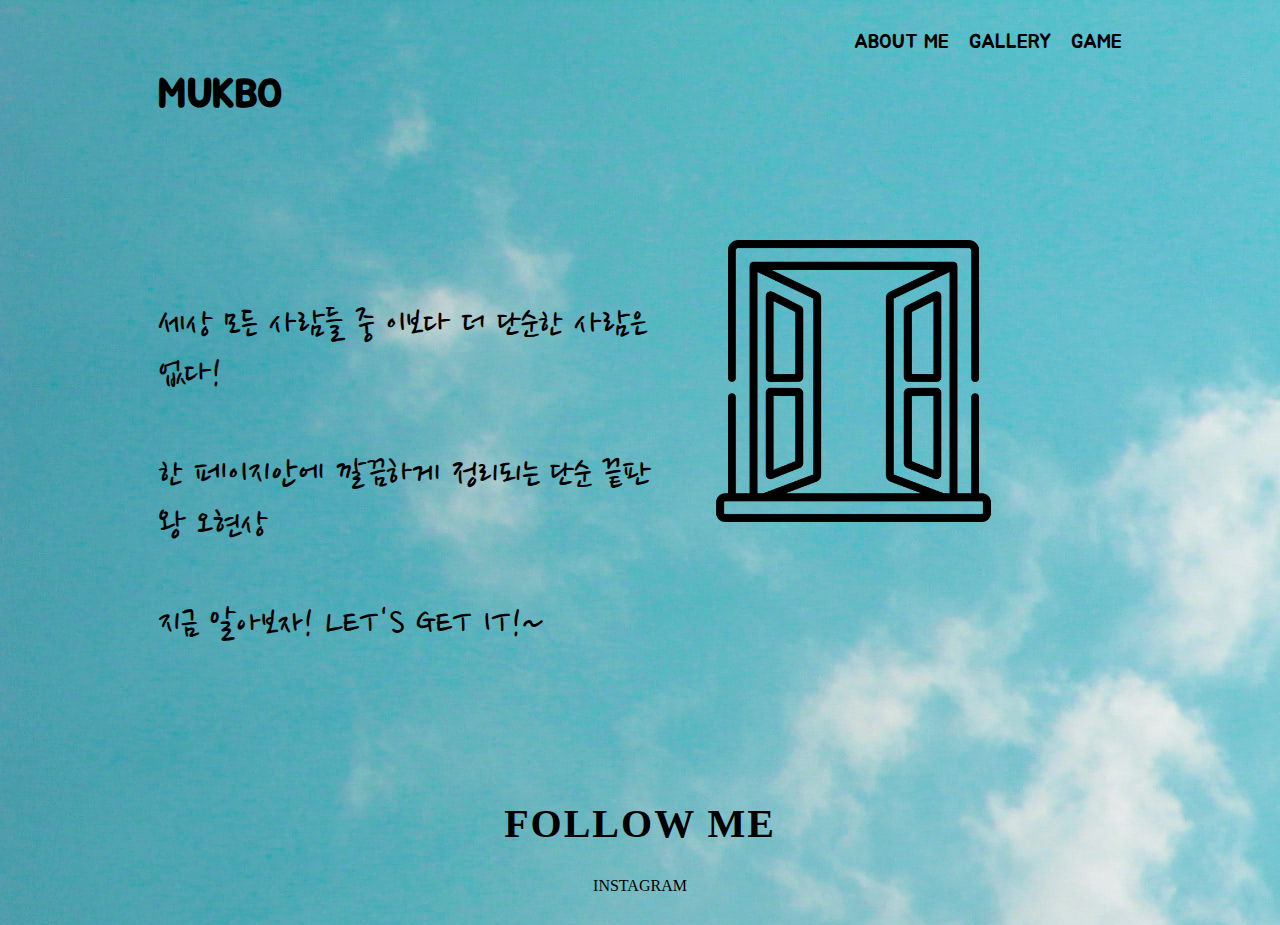
<file: index.html>
<!DOCTYPE html>
<html>
  <head>
    <meta charset="utf-8">
    <title>MUKBO</title>
    <link rel="stylesheet" href="style.css">
    <link href="https://fonts.googleapis.com/css2?family=Jua&display=swap" rel="stylesheet">
    <link href="https://fonts.googleapis.com/css2?family=Jua&family=Nanum+Pen+Script&display=swap" rel="stylesheet">
    <link href="https://fonts.googleapis.com/css2?family=Jua&family=Nanum+Pen+Script&family=Noto+Sans+KR:wght@100&display=swap" rel="stylesheet">
  </head>

  <body>
    <div class=Window>

      <nav class="Guide">
        <a href="index.html"><h3 class="name">MUKBO</h3></a>
        <ul class="menu">
          <li><a href="Aboutme.html" class="Aboutme">ABOUT ME</a></li>
          <li><a href="Gallery.html" class="Pictures">GALLERY</a></li>
          <li><a href="Game.html" class="Games">GAME</a></li>
        </ul>
      </nav>

        <div class="Yard">
          <a class="sentence">세상 모든 사람들 중 이보다 더 단순한 사람은 없다!<br><br>

                              한 페이지안에 깔끔하게 정리되는 단순 끝판왕 오현상<br><br>

                              지금 알아보자! LET'S GET IT!~<br><br>
          </a>
          <a href="Aboutme.html"><img class="enter" src="windows.png"></a>
        </div>


      <footer class="footer">
        <h3 class="contact">FOLLOW ME</h3>
          <div class="link">
            <a class="inst" href="https://www.instagram.com/ohspaghettioh/" target="_blank">INSTAGRAM</a>
          </div>
      </footer>

    </div>

  </body>
</html>
</file>
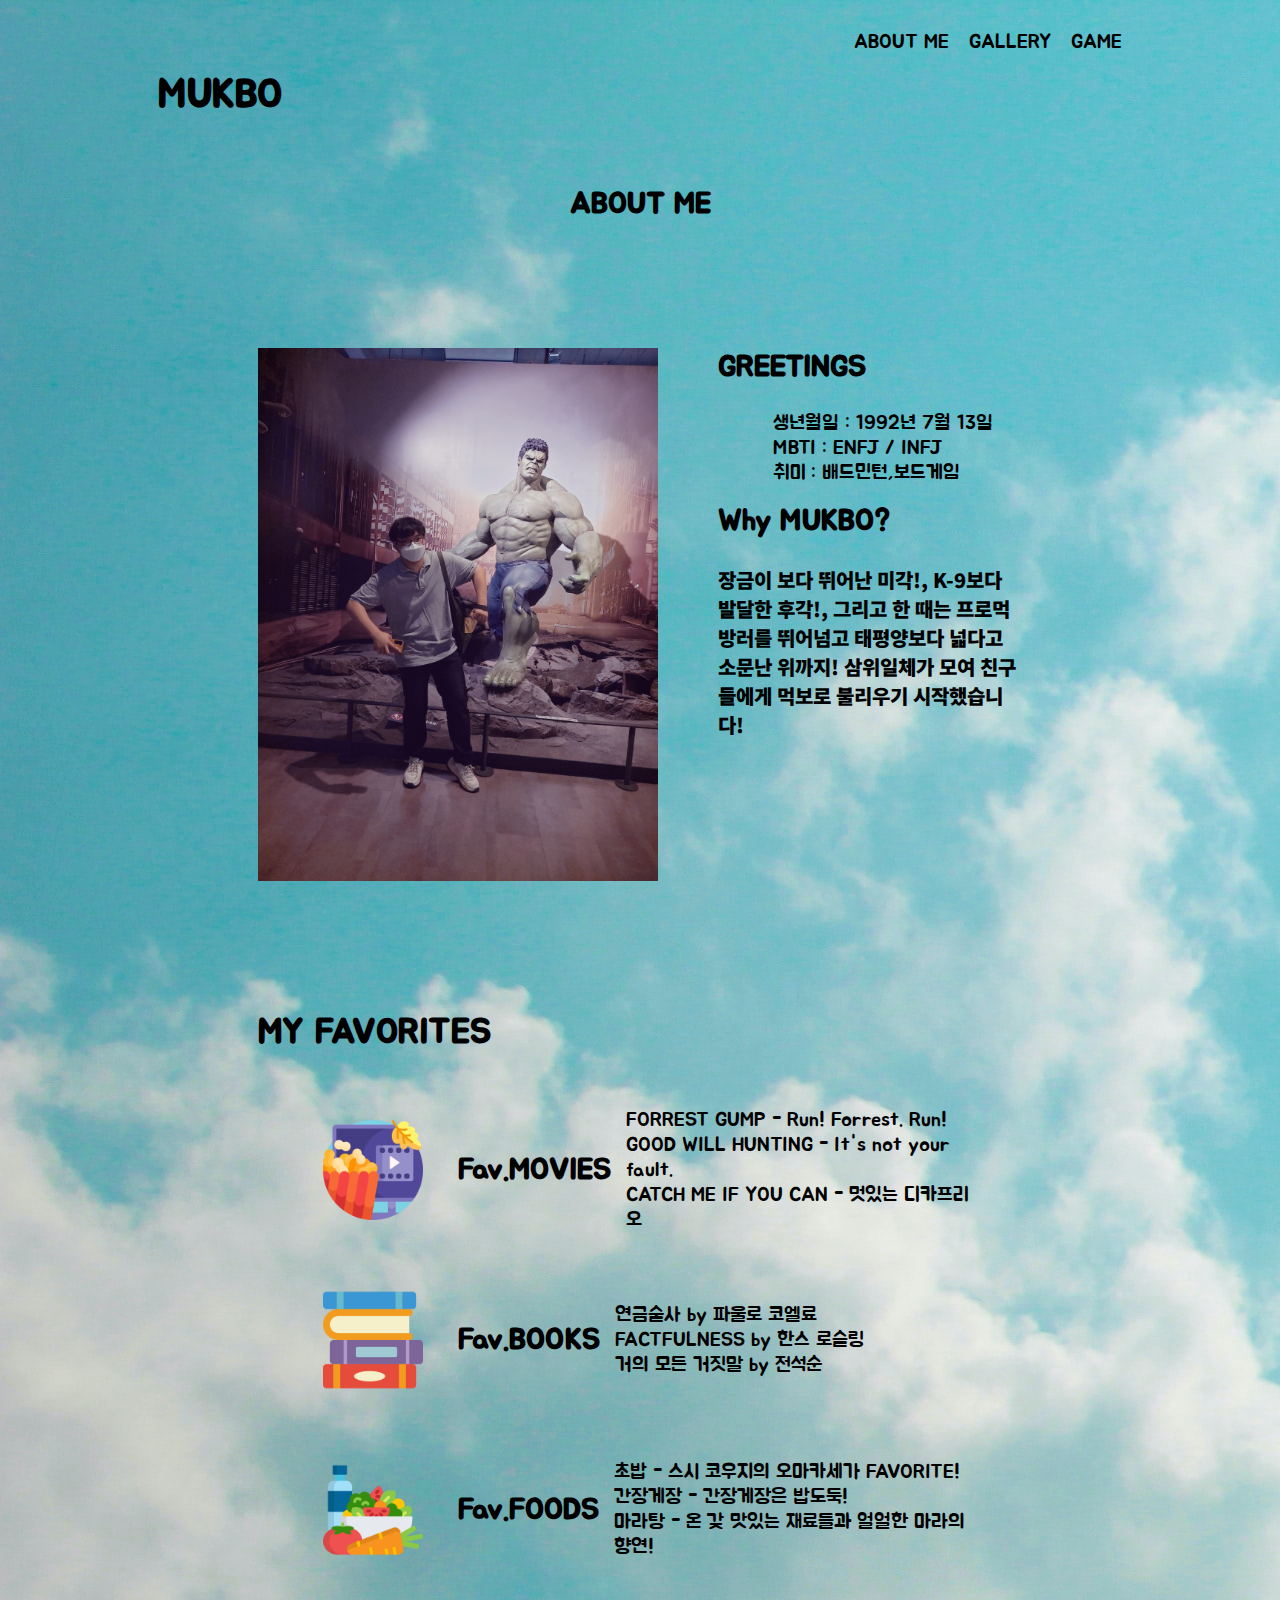
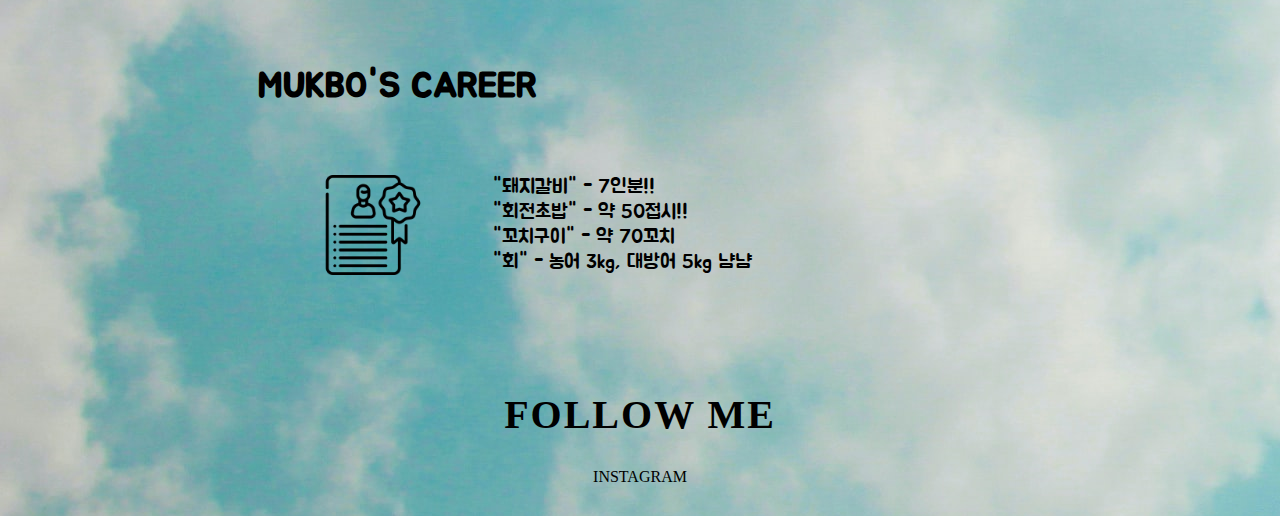
<file: Aboutme.html>
<!DOCTYPE html>
<html>
  <head>
    <meta charset="utf-8">
    <title>MUKBO</title>
    <link rel="stylesheet" href="style.css">
    <link href="https://fonts.googleapis.com/css2?family=Jua&display=swap" rel="stylesheet">
    <link href="https://fonts.googleapis.com/css2?family=Jua&family=Nanum+Pen+Script&display=swap" rel="stylesheet">
    <link href="https://fonts.googleapis.com/css2?family=Jua&family=Nanum+Pen+Script&family=Noto+Sans+KR:wght@100&display=swap" rel="stylesheet">
  </head>


  <body>
    <button onclick="topFunction()" id="myBtn" title="Go to top">Top</button>
    <script src = 'app.js'></script>

    <div class=Window>
      <nav class="Guide">
        <a href="index.html"><h3 class="name">MUKBO</h3></a>
        <ul class="menu">
          <li><a href="Aboutme.html" class="Aboutme">ABOUT ME</a></li>
          <li><a href="Gallery.html" class="Pictures">GALLERY</a></li>
          <li><a href="Game.html" class="Games">GAME</a></li>
        </ul>
      </nav>

      <div class = "page-About">
        <h2>ABOUT ME</h2>
      </div>

      <div class="introduction">
        <img class="me" src="Hulk_like.jpg">
         <div class="words">
           <h2>GREETINGS</h2>
           <ul>
             <li class="listup">생년월일 : 1992년 7월 13일</li>
             <li class="listup">MBTI : ENFJ / INFJ</li>
             <li class="listup">취미 : 배드민턴,보드게임</li>
           </ul>

            <h2>Why MUKBO?</h2>
            <p> 장금이 보다 뛰어난 미각!, K-9보다 발달한 후각!, 그리고 한 때는 프로먹방러를 뛰어넘고
            태평양보다 넓다고 소문난 위까지! 삼위일체가 모여 친구들에게 먹보로 불리우기 시작했습니다!</p>

         </div>
      </div>

        <h5 class="favorites">MY FAVORITES</h5>

      <div class="characteristics">

        <div class="things">
          <img class="movie" src="tv.png">
            <h4>Fav.MOVIES</h4>
            <ul.c>
              <li class="listup">FORREST GUMP - Run! Forrest. Run!</li>
              <li class="listup">GOOD WILL HUNTING - It's not your fault.</li>
              <li class="listup">CATCH ME IF YOU CAN - 멋있는 디카프리오</li>
            </ul.c>
        </div>

        <div class="things">
          <img class="book" src="book.png">
            <h4>Fav.BOOKS</h4>
            <ul.c>
              <li class="listup">연금술사 by 파울로 코엘료</li>
              <li class="listup">FACTFULNESS by 한스 로슬링</li>
              <li class="listup">거의 모든 거짓말 by 전석순</li>
            </ul.c>
        </div>

        <div class="things">
          <img class="food" src="diet.png">
            <h4>Fav.FOODS</h4>
            <ul.c>
              <li class="listup">초밥 - 스시 코우지의 오마카세가 FAVORITE!</li>
              <li class="listup">간장게장 - 간장게장은 밥도둑!</li>
              <li class="listup">마라탕 - 온 갖 맛있는 재료들과 얼얼한 마라의 향연!</li>
            </ul.c>
        </div>

      </div>

        <h5 class="experiences">MUKBO'S CAREER</h5>
      <div class="characteristics">
        <div class="things">
          <img class="expe" src="experience.png">
         <ul class="exp">
          <li class="listup">"돼지갈비" - 7인분!!</li>
          <li class="listup">"회전초밥" - 약 50접시!!</li>
          <li class="listup">"꼬치구이" - 약 70꼬치</li>
          <li class="listup">"회" - 농어 3kg, 대방어 5kg 냠냠</li>
         </ul>
        </div>
      </div>

        <footer class="footer">
        <h3 class="contact">FOLLOW ME</h3>
          <div class="link">
            <a class="inst" href="https://www.instagram.com/ohspaghettioh/" target="_blank">INSTAGRAM</a>
          </div>
        </footer>

    </div>

  </body>
</html>
</file>
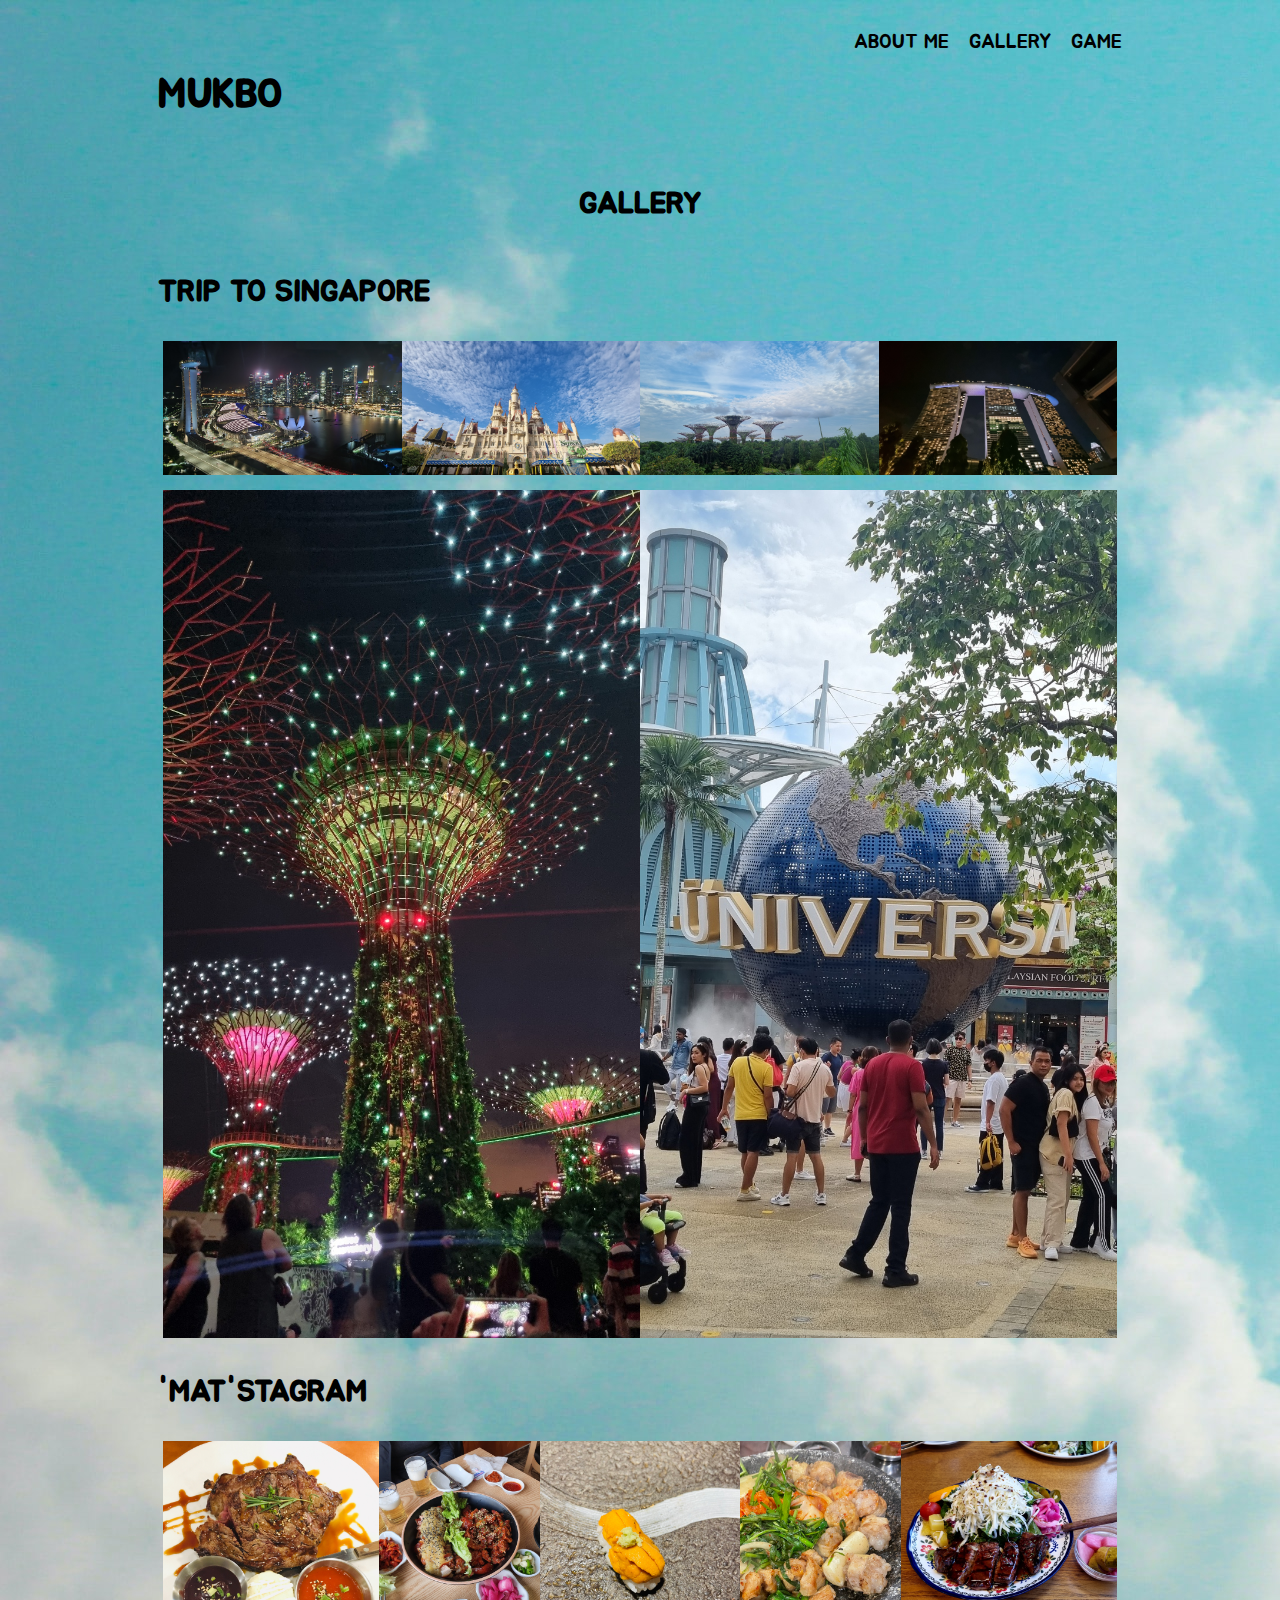
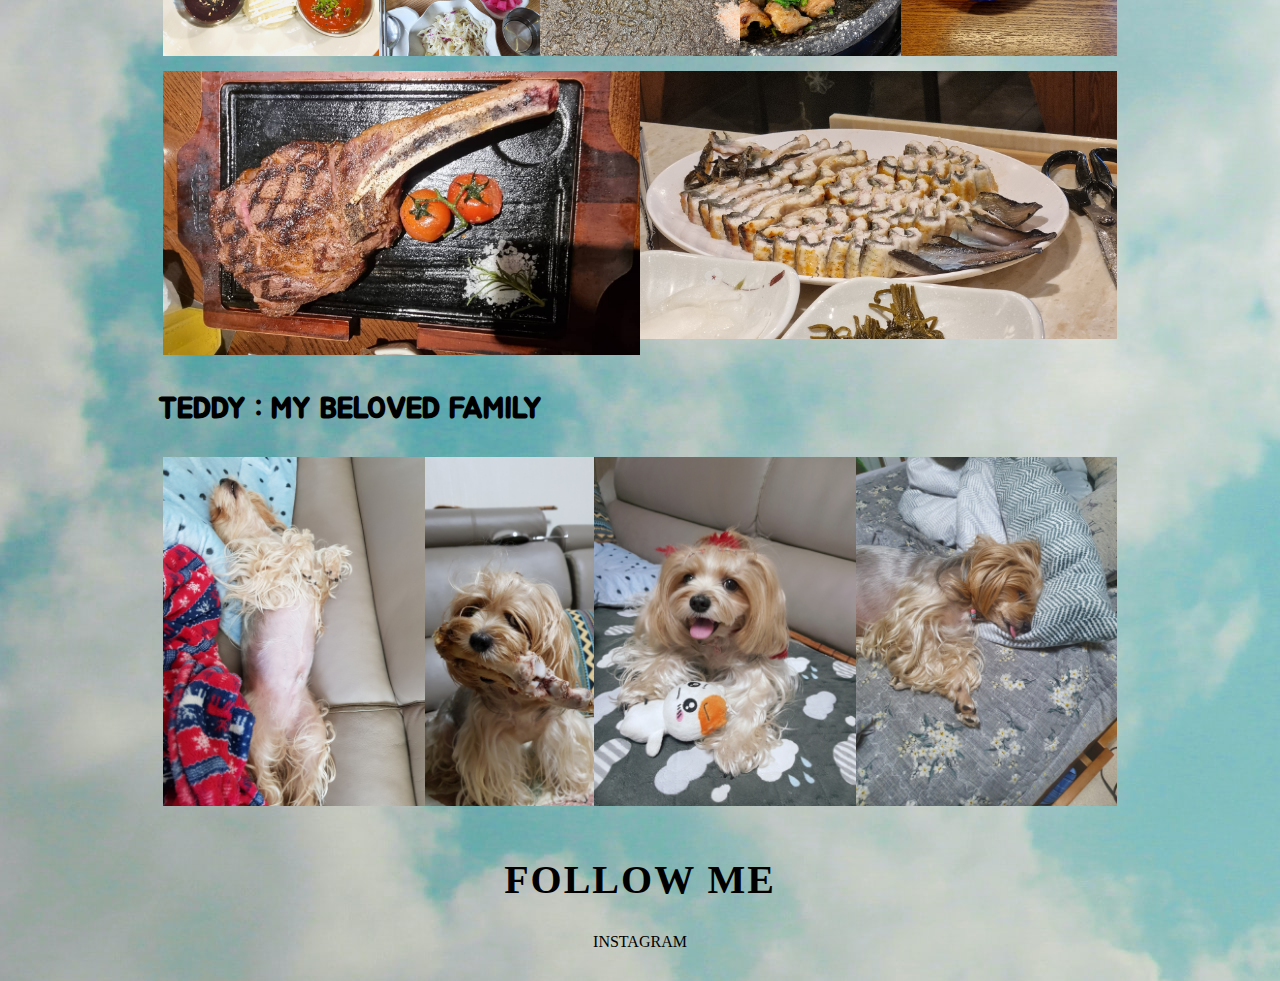
<file: Gallery.html>
<!DOCTYPE html>
<html>
  <head>
    <meta charset="utf-8">
    <title>MUKBO</title>
    <link rel="stylesheet" href="style.css">
    <link href="https://fonts.googleapis.com/css2?family=Jua&display=swap" rel="stylesheet">
    <link href="https://fonts.googleapis.com/css2?family=Jua&family=Nanum+Pen+Script&display=swap" rel="stylesheet">
  </head>

  <body>
    <button onclick="topFunction()" id="myBtn" title="Go to top">Top</button>
    <script src = 'app.js'></script>

    <div class=Window>

      <nav class="Guide">
        <a href="index.html"><h3 class="name">MUKBO</h3></a>
        <ul class="menu">
          <li><a href="Aboutme.html" class="Aboutme">ABOUT ME</a></li>
          <li><a href="Gallery.html" class="Pictures">GALLERY</a></li>
          <li><a href="Game.html" class="Games">GAME</a></li>
        </ul>
      </nav>

      <div class = "page-About">
        <h2>GALLERY</h2>
      </div>

      <h2>TRIP TO SINGAPORE</h2>

      <div class="gallery">
        <a target="_blank" href="s1.jpg">
          <img src="s1.jpg" width="600" height="400">
        </a>

        <a target="_blank" href="s3.jpg">
          <img src="s3.jpg" width="600" height="400">
        </a>

        <a target="_blank" href="s4.jpg">
          <img src="s4.jpg" width="600" height="400">
        </a>

        <a target="_blank" href="s6.jpg">
          <img src="s6.jpg" width="600" height="400">
        </a>

      </div>

      <div class="gallery">
        <a target="_blank" href="s5.jpg">
          <img src="s5.jpg" width="600" height="400">
        </a>

        <a target="_blank" href="s2.jpg">
          <img src="s2.jpg" width="600" height="400">
        </a>
      </div>

      <h2>'MAT'STAGRAM</h2>

      <div class="gallery">
        <a target="_blank" href="m1.jpg">
          <img src="m1.jpg" width="600" height="400">
        </a>

        <a target="_blank" href="m2.jpg">
          <img src="m2.jpg" width="600" height="400">
        </a>

        <a target="_blank" href="m5.jpg">
          <img src="m5.jpg" width="600" height="400">
        </a>

        <a target="_blank" href="m4.jpg">
          <img src="m4.jpg" width="600" height="400">
        </a>

        <a target="_blank" href="m7.jpg">
          <img src="m7.jpg" width="600" height="400">
        </a>
      </div>
    <div class="gallery">
      <a target="_blank" href="m3.jpg">
        <img src="m3.jpg" width="600" height="400">
      </a>

      <a target="_blank" href="m6.jpg">
        <img src="m6.jpg" width="600" height="400">
      </a>
    </div>

      <h2>TEDDY : MY BELOVED FAMILY</h2>

      <div class="gallery">
        <a target="_blank" href="t1.jpg">
          <img src="t1.jpg" width="600" height="400">
        </a>

        <a target="_blank" href="t2.jpg">
          <img src="t2.jpg" width="600" height="400">
        </a>

        <a target="_blank" href="t3.jpg">
          <img src="t3.jpg" width="600" height="400">
        </a>

        <a target="_blank" href="t4.jpg">
          <img src="t4.jpg" width="600" height="400">
        </a>
      </div>


      <footer class="footer">
       <h3 class="contact">FOLLOW ME</h3>
         <div class="link">
           <a class="inst" href="https://www.instagram.com/ohspaghettioh/" target="_blank">INSTAGRAM</a>
         </div>
       </footer>

    </div>
  </body>
</html>
</file>
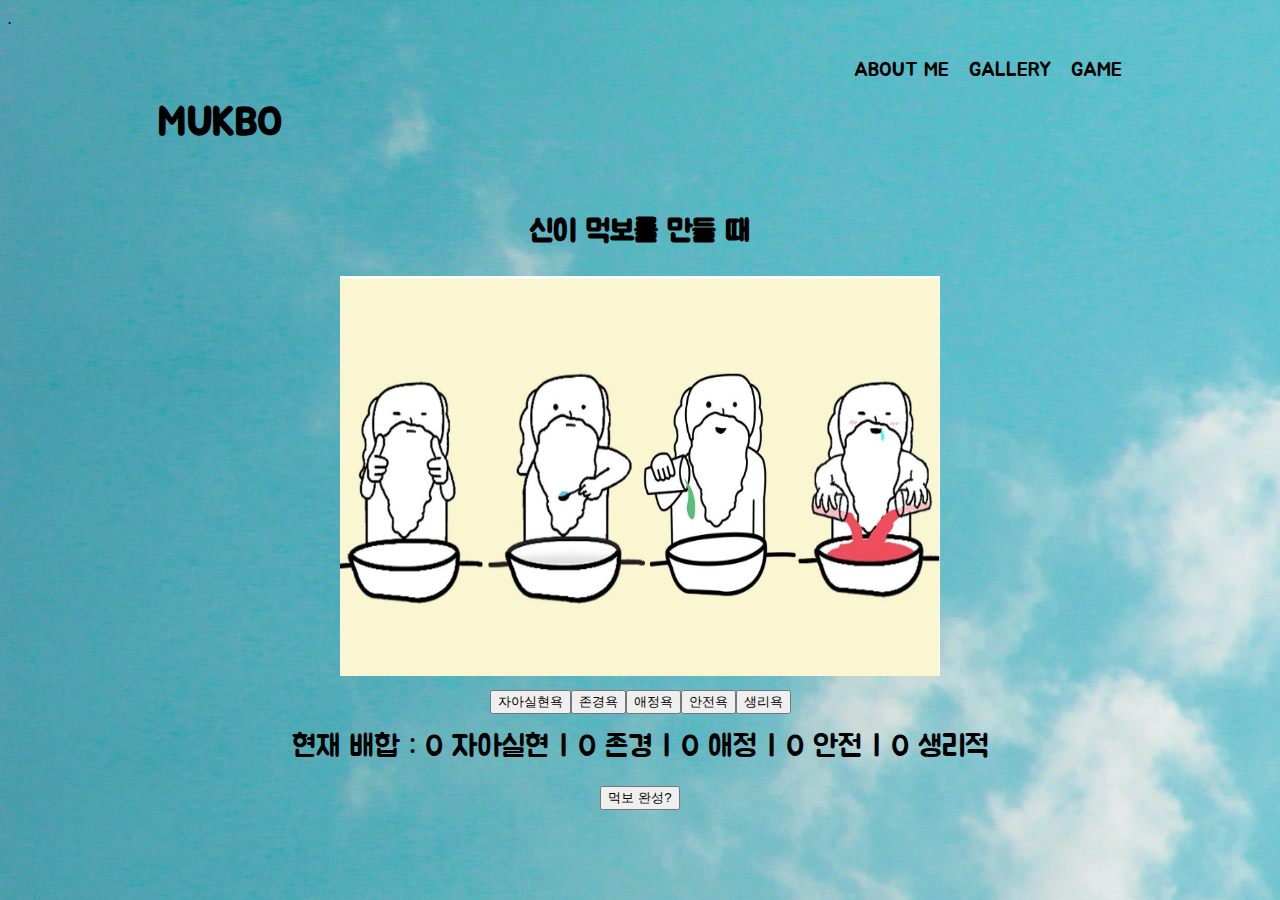
<file: Game.html>
.<!DOCTYPE html>
<html lang="en" dir="ltr">

  <head>
    <meta charset="utf-8">
    <title>MUKBO</title>
    <link rel="stylesheet" href="style.css">
    <link href="https://fonts.googleapis.com/css2?family=Jua&display=swap" rel="stylesheet">
    <link href="https://fonts.googleapis.com/css2?family=Jua&family=Nanum+Pen+Script&display=swap" rel="stylesheet">
    <link href="https://fonts.googleapis.com/css2?family=Jua&family=Nanum+Pen+Script&family=Noto+Sans+KR:wght@100&display=swap" rel="stylesheet">
  </head>

  <body>
    <div class="Window">

      <nav class="Guide">
        <a href="index.html"><h3 class="name">MUKBO</h3></a>
        <ul class="menu">
          <li><a href="Aboutme.html" class="Aboutme">ABOUT ME</a></li>
          <li><a href="Gallery.html" class="Pictures">GALLERY</a></li>
          <li><a href="Game.html" class="Games">GAME</a></li>
        </ul>
      </nav>

      <div class = "page-About">
        <h2>신이 먹보를 만들 때</h2>
      </div>

      <img class="game_pic" src="makeme.PNG" width="600" height="400">
      <div class="buttons">
      <input type="button" id="자아실현" value="자아실현욕" />
      <input type="button" id="존경" value="존경욕" />
      <input type="button" id="애정" value="애정욕" />
      <input type="button" id="안전" value="안전욕" />
      <input type="button" id="생리적" value="생리욕" />
      </div>

      <div class="status">
      현재 배합 : <span id="current1"></span> | <span id="current2"></span> | <span id="current3"></span> | <span id="current4"></span>
      | <span id="current5"></span>
      </div>
      <div class="result">
        <input type="button" id="결과" value="먹보 완성?" />
      </div>
    </div>

    <script>
      var self = 0;
      var resp = 0;
      var love = 0;
      var safe = 0;
      var life = 0;
      var sum = self + resp + love + safe + life;
      //현재 잔액 확인해주는 것 (현재 coin값이 html에 찍히게 함)
      document.getElementById("current1").innerHTML = self + " 자아실현";
      document.getElementById("current2").innerHTML = resp + " 존경";
      document.getElementById("current3").innerHTML = love + " 애정";
      document.getElementById("current4").innerHTML = safe + " 안전";
      document.getElementById("current5").innerHTML = life + " 생리적";

      function click_btn1() {
        self += 10;
        document.getElementById("current1").innerHTML = self + " 자아실현";
      }

      function click_btn2() {
        resp += 10;
        document.getElementById("current2").innerHTML = resp + " 존경";
      }

      function click_btn3() {
        love += 10;
        document.getElementById("current3").innerHTML = love + " 애정";
      }

      function click_btn4() {
        safe +=10;
        document.getElementById("current4").innerHTML = safe + " 안전";
      }

      function click_btn5() {
        life += 10;
        document.getElementById("current5").innerHTML = life + " 생리적";
      }

      function click_btn6(){
        if (life >= 50){
          alert("먹보 완성!");
        }
        else {alert("미지의 인물")};
      }

      const 자아실현 = document.getElementById("자아실현");
      자아실현.addEventListener("click", click_btn1);

      const 존경 = document.getElementById("존경");
      존경.addEventListener("click", click_btn2);

      const 애정 = document.getElementById("애정");
      애정.addEventListener("click", click_btn3);

      const 안전 = document.getElementById("안전");
      안전.addEventListener("click", click_btn4);

      const 생리적 = document.getElementById("생리적");
      생리적.addEventListener("click", click_btn5);

      const 결과 = document.getElementById("결과");
      결과.addEventListener("click", click_btn6);

    </script>
  </body>


</html>
</file>
<file: style.css>
body{
  background-image: url("sky.jpg");
  background-color: #cccccc;
  font-family: 'Jua', sans-serif;
}

.Window{
  margin: 30px 150px;
  display: flex;
  flex-direction: column;
}

.Guide{
  display: flex;
  flex-direction: row;
  justify-content: space-between;
  margin: 0;
}

li{
  display: inline;
  align-self: center;
  margin: 0;
  margin-left: 15px;
  font-size: 20px;
}

.menu{
  margin:0;
}

.name{
  font-size: 40px;
}

a{
  color: black;
  text-decoration: none;
}

.Yard{
  display:flex;
  flex-direction: row;
  justify-content: center;
  align-items: flex-start;
  margin-top: 80px;
}

.sentence{
  font-family: 'Nanum Pen Script', cursive;
  font-size: 40px;
  margin-top:60px;
  margin-bottom:60px;
}

.enter{
  margin-left: 60px;
  width: 60%;
}

.footer{
  font-family: "Times New Roman";
  display:flex;
  flex-direction:column;
  align-items:center;
}


.contact{
  margin-bottom: 0;
  letter-spacing: 2px;
  font-size: 40px;
  margin-bottom: 30px;
}

/*About me*/

.page-About{
  text-align: center;
  margin-bottom: 0;
}

.introduction{
  display: flex;
  flex-direction:row;
  justify-content: center;
  align-items: flex-start;
  margin: 100px 100px;
}

.me{
  width: 400px;
  margin-right:60px;
}

.words>h2{
  margin-top:0;
}

.words>p{
  font-family: 'Noto Sans KR', sans-serif;
  font-size:20px;
  font-weight:900;
}

.favorites{
  font-size:35px;
  margin: 30px 100px;
}

.characteristics{
  display: flex;
  flex-direction: column;
  justify-content: flex-start;
  align-content: center;
  margin: 20px 150px;
  margin-top: 20px;
}

.things{
  display: flex;
  flex-direction: row;
  margin-bottom: 40px;
  align-items: center;
}

.movie{
  width: 100px;
  height: 100px;
  padding: 15px;
  border: 2px solid:black;
  border: 100px;
}

.listup{
  display: block;
}

.book{
  width: 100px;
  height: 100px;
  padding: 15px;
  border: 2px solid:black;
  border: 100px;
}

h2{
  font-size: 30px;
}

h4{
  font-size: 30px;
  margin-left:20px;
}

.food{
  width: 100px;
  height: 100px;
  padding: 15px;
  border: 2px solid:black;
  border: 100px;
}


.experiences{
  font-size:35px;
  margin: 30px 100px;
}

.expe{
  width: 100px;
  height: 100px;
  padding: 15px;
  border: 2px solid:black;
  border: 100px;
}

/*gallery*/

div.gallery {
  margin: 5px;
  width: auto;
  display: flex;
  flex-direction: row;
  justify-content: center;
}

div.gallery img {
  width: 100%;
  height: auto;
}

.exp{
}
/*game*/
div.buttons {
  padding: 14px 40px;
  display: flex;
  flex-direction: row;
  justify-content: center;
}
.game_pic{
  display: block;
  margin-left: auto;
  margin-right: auto;
}
.status{
  text-align: center;
  font-size: 30px;
}

.result{
  padding: 20px 40px;
  display: flex;
  flex-direction: row;
  justify-content: center;
}
/* top-button */
#myBtn {
  display: none;
  position: fixed;
  bottom: 20px;
  right: 30px;
  z-index: 99;
  font-size: 18px;
  border: none;
  outline: none;
  background-color: black;
  color: white;
  cursor: pointer;
  padding: 15px;
  border-radius: 4px;
}

#myBtn:hover {
  background-color: #555;
</file>
